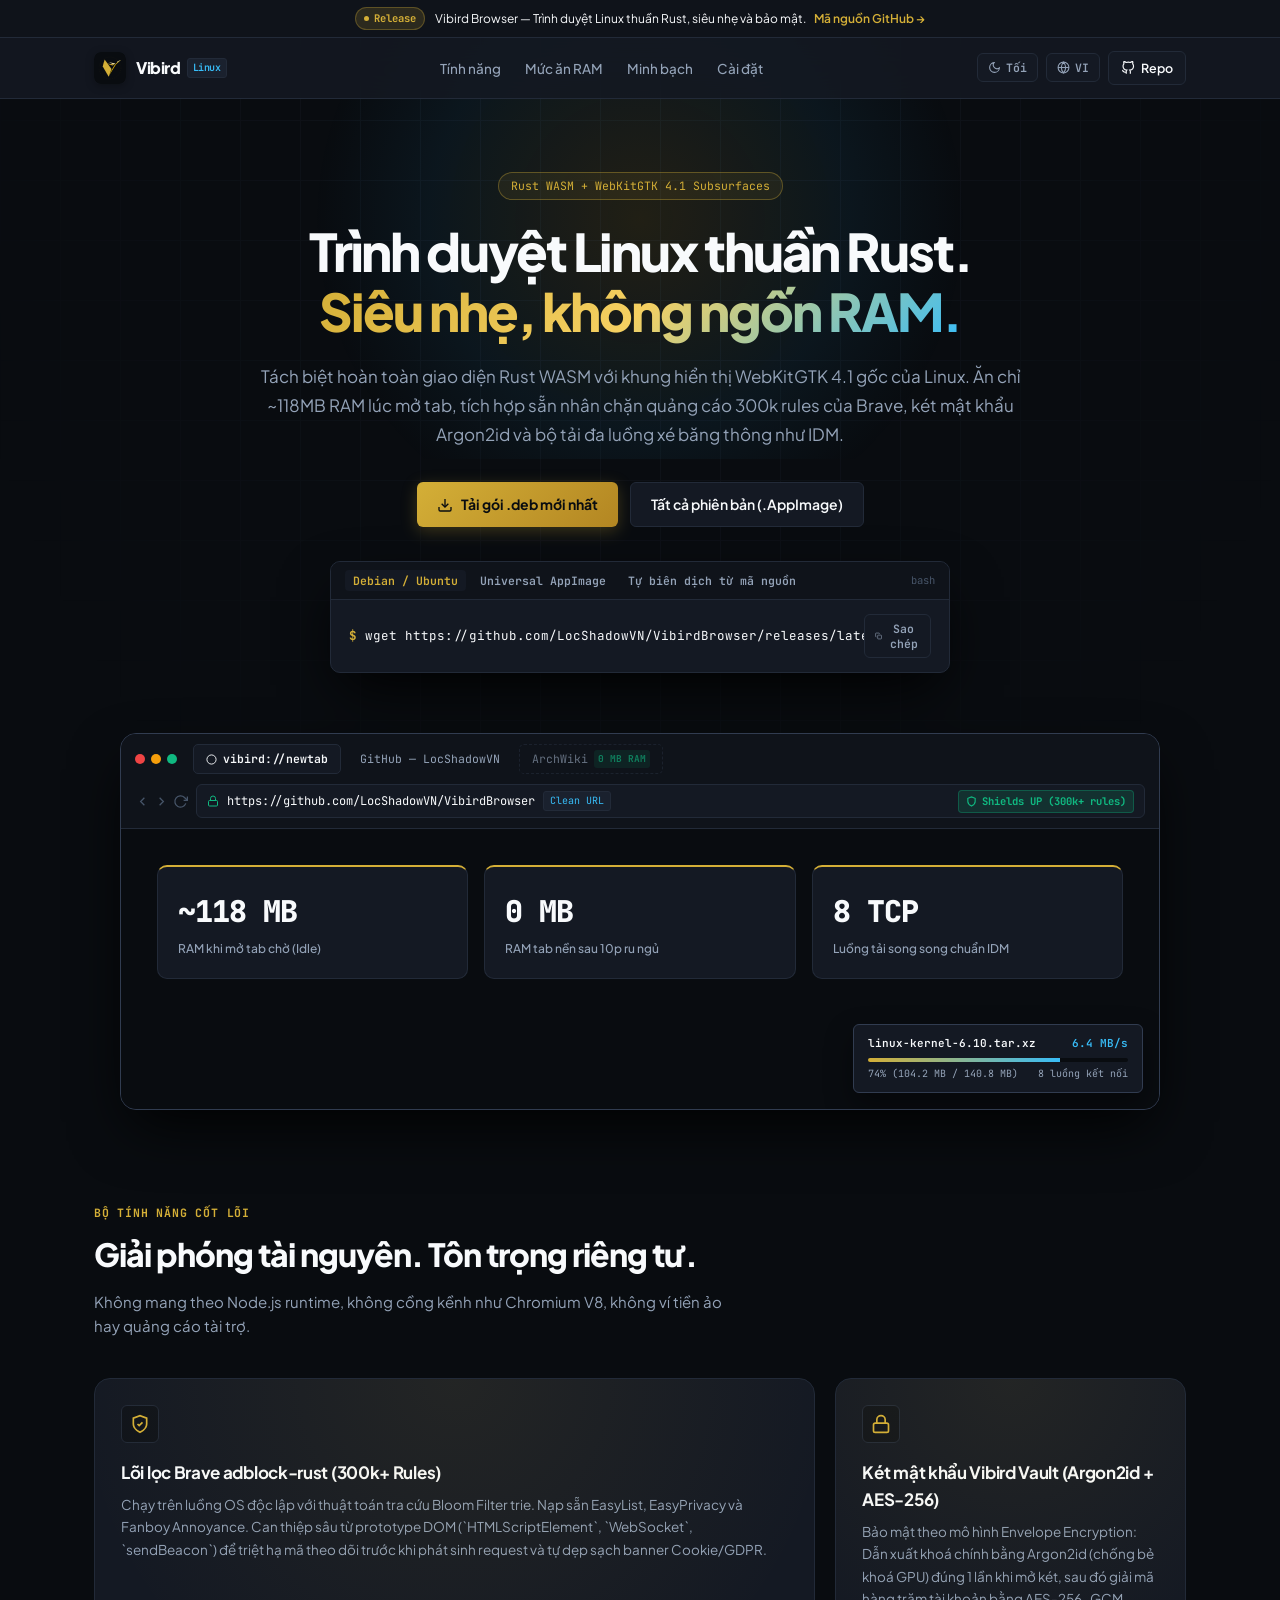
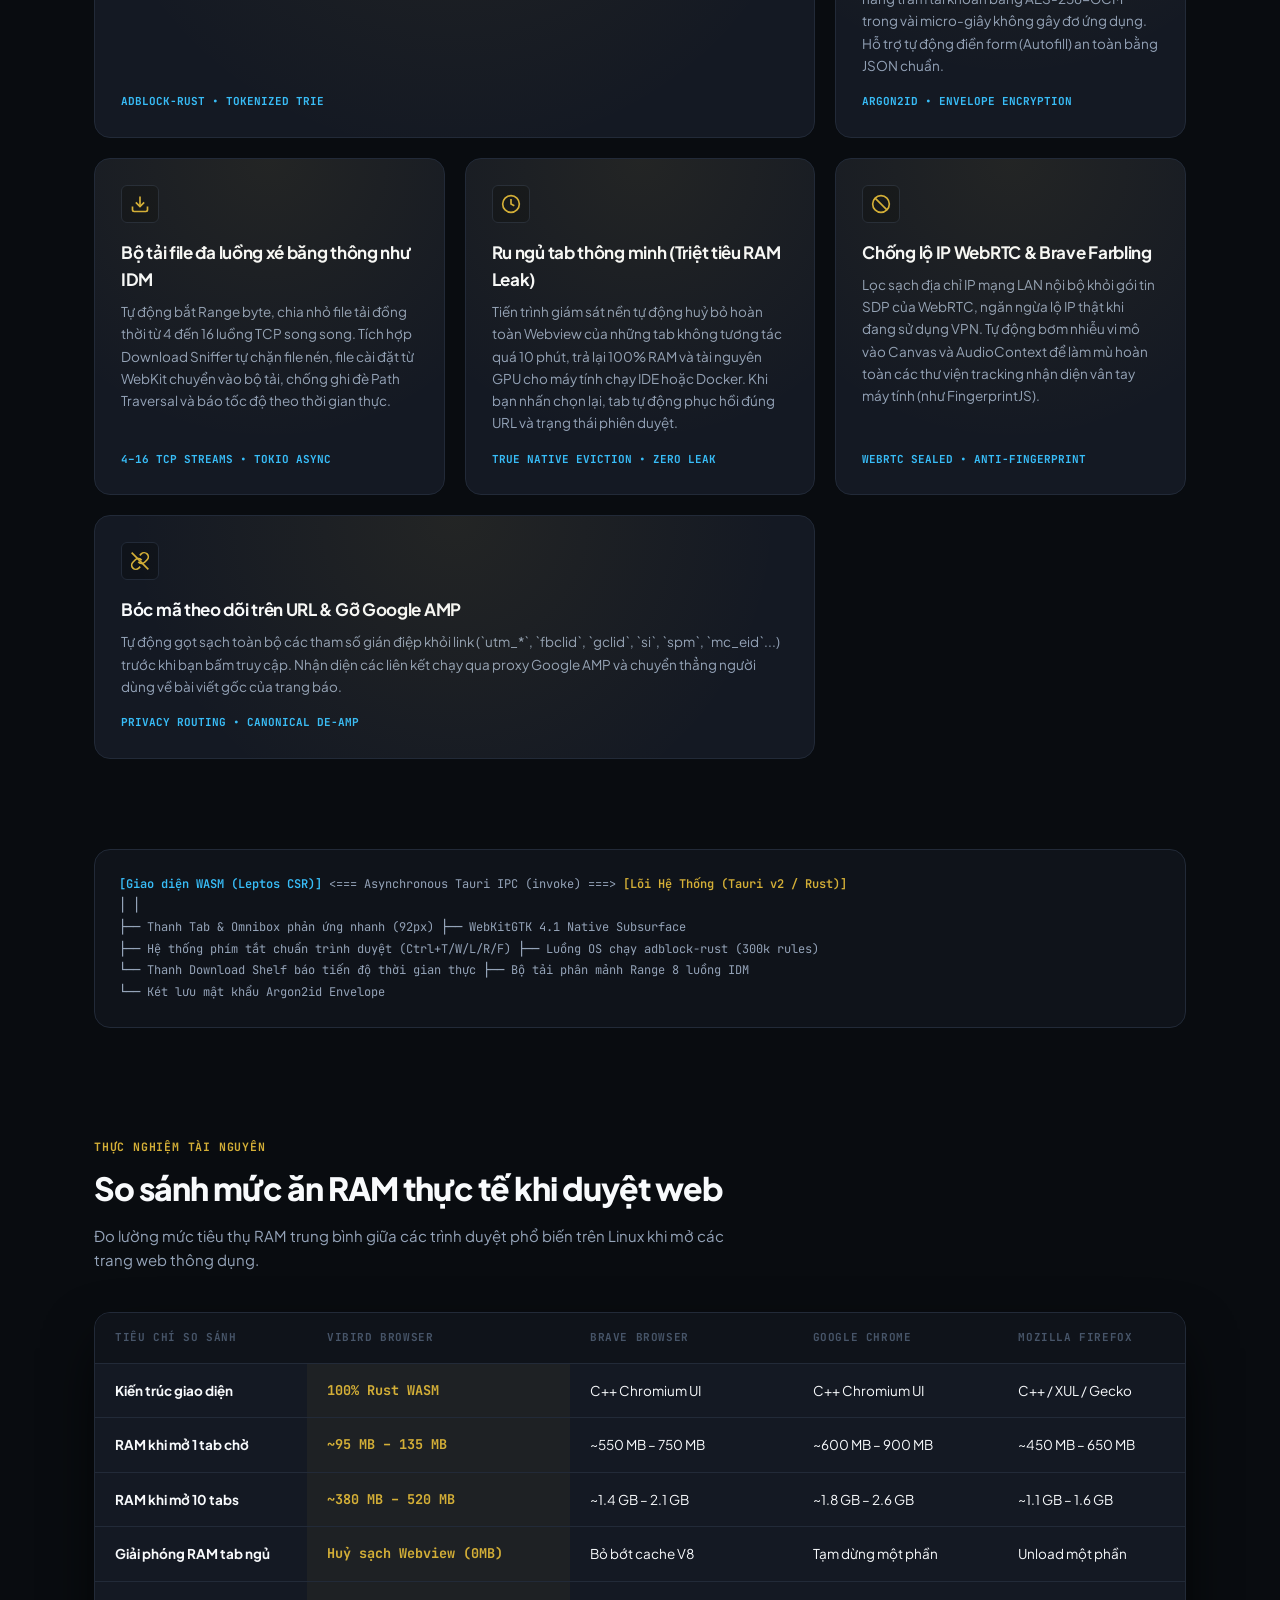
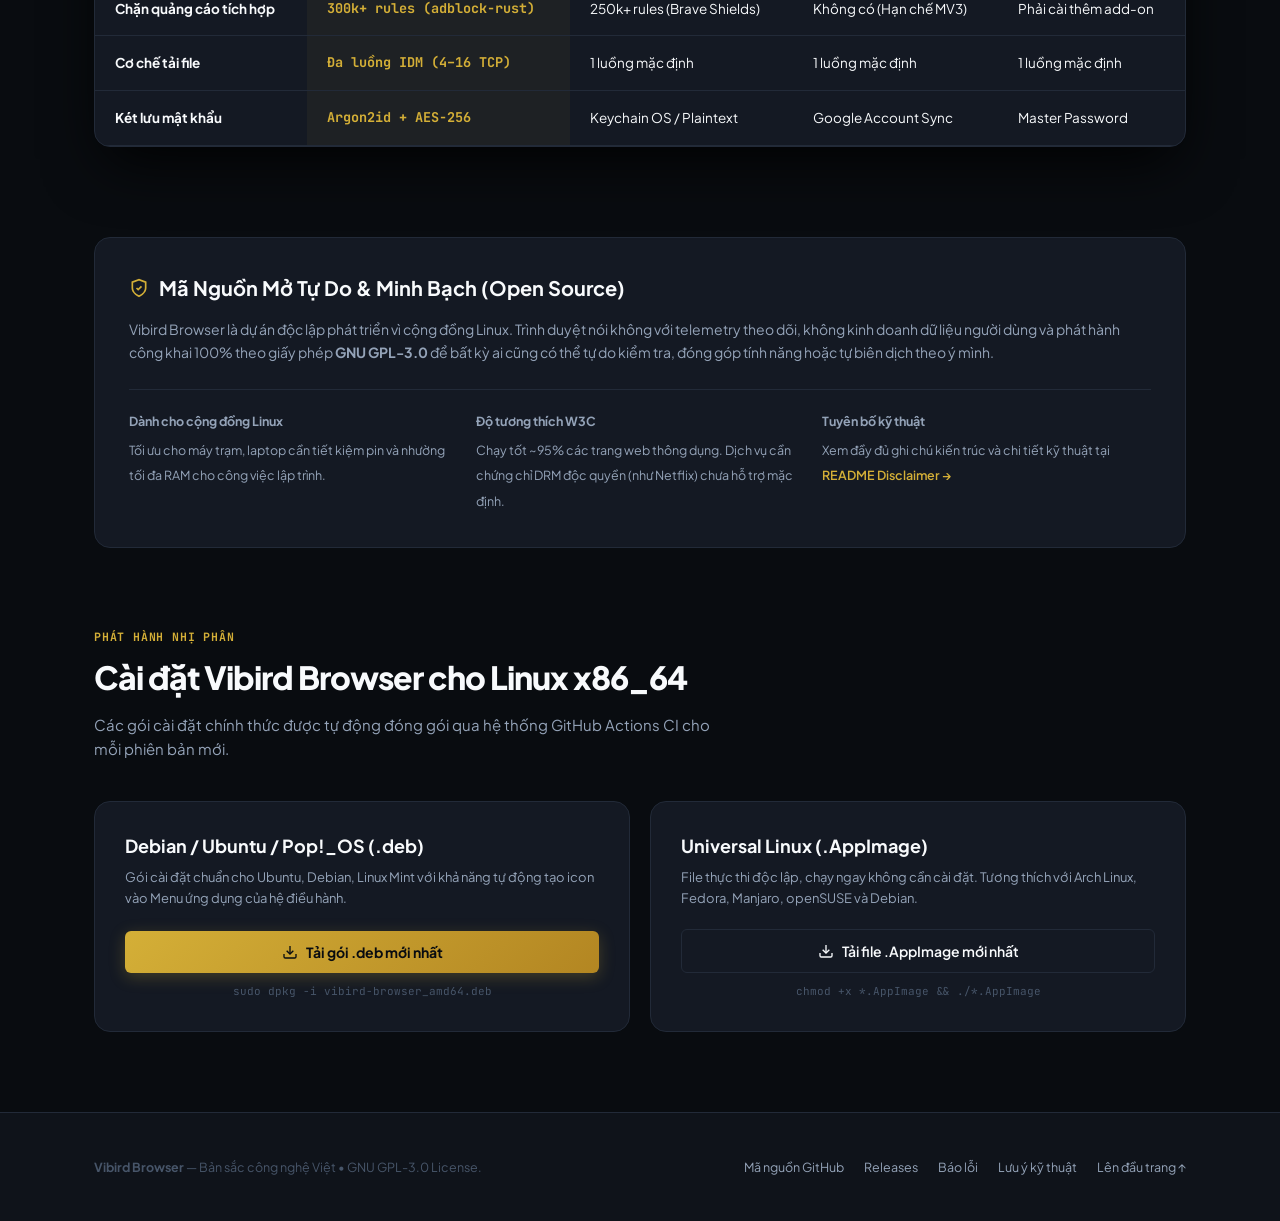
<file: docs/index.html>
<!DOCTYPE html>
<html lang="vi" data-theme="dark" data-lang="vi">
<head>
  <meta charset="UTF-8" />
  <meta name="viewport" content="width=device-width, initial-scale=1.0" />
  <title>Vibird Browser — Trình Duyệt Desktop Siêu Nhẹ Cho Linux</title>
  <meta name="description" content="Trình duyệt desktop Linux viết 100% bằng Rust và WebKitGTK 4.1 Native. Nhẹ máy, ăn chỉ ~118MB RAM, tích hợp sẵn nhân chặn quảng cáo Brave 300k rules, két mật khẩu Argon2id và tải đa luồng kiểu IDM." />

  <!-- Fonts: Plus Jakarta Sans & JetBrains Mono -->
  <link rel="preconnect" href="https://fonts.googleapis.com">
  <link rel="preconnect" href="https://fonts.gstatic.com" crossorigin>
  <link href="https://fonts.googleapis.com/css2?family=JetBrains+Mono:ital,wght@0,400;0,500;0,600;0,700;1,400&family=Plus+Jakarta+Sans:wght@300;400;500;600;700;800&display=swap" rel="stylesheet">

  <style>
    /* ==========================================================================
       DESIGN SYSTEM (HIGH-CRAFT DEVELOPER TOOL AESTHETIC)
       ========================================================================== */
    :root {
      --font-sans: 'Plus Jakarta Sans', -apple-system, BlinkMacSystemFont, 'Segoe UI', Roboto, sans-serif;
      --font-mono: 'JetBrains Mono', ui-monospace, monospace;

      --gold: #d4af37;
      --gold-bright: #e6b800;
      --cyan: #38bdf8;
      --emerald: #10b981;
      --danger: #ef4444;

      --radius-sm: 6px;
      --radius-md: 10px;
      --radius-lg: 16px;
    }

    html[data-theme="dark"] {
      --bg: #090c10;
      --bg-subtle: #0f131a;
      --surface: #141923;
      --surface-raised: #1a212e;
      --surface-hover: #20293a;
      --surface-glass: rgba(20, 25, 35, 0.85);

      --border: #222a38;
      --border-strong: #313c50;
      --border-accent: rgba(212, 175, 55, 0.35);

      --text: #f8fafc;
      --text-muted: #94a3b8;
      --text-faint: #475569;

      --shadow-ambient: 0 24px 60px -12px rgba(0, 0, 0, 0.95);
      --card-gradient: radial-gradient(circle at 50% 0%, rgba(212, 175, 55, 0.08), transparent 75%);
    }

    html[data-theme="light"] {
      --bg: #f8fafc;
      --bg-subtle: #f1f5f9;
      --surface: #ffffff;
      --surface-raised: #f8fafc;
      --surface-hover: #edf2f7;
      --surface-glass: rgba(255, 255, 255, 0.88);

      --border: #e2e8f0;
      --border-strong: #cbd5e1;
      --border-accent: rgba(212, 175, 55, 0.45);

      --text: #0f172a;
      --text-muted: #64748b;
      --text-faint: #94a3b8;

      --shadow-ambient: 0 20px 48px -10px rgba(15, 23, 42, 0.08);
      --card-gradient: radial-gradient(circle at 50% 0%, rgba(212, 175, 55, 0.05), transparent 75%);
    }

    html[data-lang="vi"] .lang-en { display: none !important; }
    html[data-lang="en"] .lang-vi { display: none !important; }

    *, *::before, *::after {
      box-sizing: border-box;
      margin: 0;
      padding: 0;
    }

    html {
      scroll-behavior: smooth;
      background-color: var(--bg);
    }

    body {
      background-color: var(--bg);
      color: var(--text);
      font-family: var(--font-sans);
      line-height: 1.6;
      -webkit-font-smoothing: antialiased;
      overflow-x: hidden;
      transition: background-color 0.25s ease, color 0.25s ease;
    }

    .container {
      max-width: 1140px;
      margin: 0 auto;
      padding: 0 24px;
      position: relative;
      z-index: 2;
    }

    .bg-grid {
      position: fixed;
      inset: 0;
      background-image: 
        linear-gradient(to right, var(--border) 1px, transparent 1px),
        linear-gradient(to bottom, var(--border) 1px, transparent 1px);
      background-size: 60px 60px;
      opacity: 0.25;
      pointer-events: none;
      z-index: 0;
      mask-image: radial-gradient(ellipse at 50% 0%, #000 30%, transparent 80%);
    }

    .hero-glow {
      position: absolute;
      top: -120px;
      left: 50%;
      transform: translateX(-50%);
      width: 800px;
      height: 480px;
      background: radial-gradient(circle, rgba(212, 175, 55, 0.12) 0%, rgba(56, 189, 248, 0.06) 45%, transparent 70%);
      pointer-events: none;
      z-index: 1;
    }

    /* Top Announcement Bar */
    .top-announce {
      background: var(--bg-subtle);
      border-bottom: 1px solid var(--border);
      padding: 7px 16px;
      font-size: 12px;
      display: flex;
      justify-content: center;
      align-items: center;
      gap: 10px;
      position: sticky;
      top: 0;
      z-index: 100;
      backdrop-filter: blur(12px);
    }

    .badge-pill {
      display: inline-flex;
      align-items: center;
      gap: 5px;
      padding: 2px 8px;
      border-radius: 99px;
      background: rgba(212, 175, 55, 0.15);
      border: 1px solid rgba(212, 175, 55, 0.3);
      font-family: var(--font-mono);
      font-size: 10.5px;
      font-weight: 700;
      color: var(--gold);
    }

    .badge-dot {
      width: 5px;
      height: 5px;
      border-radius: 50%;
      background: var(--gold);
    }

    nav {
      position: sticky;
      top: 35px;
      z-index: 90;
      background: var(--surface-glass);
      backdrop-filter: blur(16px);
      border-bottom: 1px solid var(--border);
    }

    .nav-inner {
      display: flex;
      align-items: center;
      justify-content: space-between;
      height: 60px;
    }

    .brand-link {
      display: flex;
      align-items: center;
      gap: 10px;
      text-decoration: none;
      color: var(--text);
    }

    .brand-logo-frame {
      width: 32px;
      height: 32px;
      border-radius: var(--radius-sm);
      overflow: hidden;
      display: flex;
      align-items: center;
      justify-content: center;
      box-shadow: 0 2px 8px rgba(0, 0, 0, 0.3);
    }

    .brand-name {
      font-size: 16px;
      font-weight: 800;
      letter-spacing: -0.4px;
      display: flex;
      align-items: center;
      gap: 6px;
    }

    .brand-tag {
      font-size: 10px;
      font-family: var(--font-mono);
      padding: 1px 5px;
      border-radius: 3px;
      background: var(--surface-raised);
      color: var(--cyan);
      border: 1px solid var(--border);
      font-weight: 600;
    }

    .nav-menu {
      display: flex;
      gap: 24px;
      list-style: none;
    }
    .nav-menu a {
      color: var(--text-muted);
      text-decoration: none;
      font-size: 13.5px;
      font-weight: 500;
      transition: color 0.15s ease;
    }
    .nav-menu a:hover {
      color: var(--text);
    }

    .nav-tools {
      display: flex;
      align-items: center;
      gap: 8px;
    }

    .btn-tool {
      background: var(--surface);
      border: 1px solid var(--border);
      color: var(--text-muted);
      padding: 6px 10px;
      border-radius: var(--radius-sm);
      font-size: 11.5px;
      font-family: var(--font-mono);
      font-weight: 600;
      cursor: pointer;
      display: inline-flex;
      align-items: center;
      gap: 5px;
      transition: all 0.15s ease;
    }
    .btn-tool:hover {
      color: var(--text);
      border-color: var(--border-strong);
      background: var(--surface-hover);
    }

    .btn-gh {
      background: var(--surface);
      border: 1px solid var(--border);
      color: var(--text);
      text-decoration: none;
      padding: 6px 12px;
      border-radius: var(--radius-sm);
      font-size: 12.5px;
      font-weight: 600;
      display: inline-flex;
      align-items: center;
      gap: 6px;
      transition: all 0.15s ease;
    }
    .btn-gh:hover {
      background: var(--surface-hover);
      border-color: var(--border-strong);
    }

    /* Hero */
    .hero {
      padding: 72px 0 54px;
      text-align: center;
      position: relative;
    }

    .hero-eyebrow {
      display: inline-flex;
      align-items: center;
      gap: 8px;
      font-family: var(--font-mono);
      font-size: 11.5px;
      color: var(--gold);
      background: rgba(212, 175, 55, 0.08);
      border: 1px solid var(--border-accent);
      padding: 4px 12px;
      border-radius: 99px;
      margin-bottom: 22px;
    }

    h1.hero-h1 {
      font-size: 52px;
      font-weight: 800;
      letter-spacing: -2px;
      line-height: 1.15;
      margin-bottom: 20px;
      max-width: 880px;
      margin-left: auto;
      margin-right: auto;
    }

    .text-gradient {
      background: linear-gradient(135deg, #d4af37 0%, #f5d061 50%, #38bdf8 100%);
      -webkit-background-clip: text;
      -webkit-text-fill-color: transparent;
    }

    .hero-lead {
      font-size: 17px;
      color: var(--text-muted);
      max-width: 760px;
      margin: 0 auto 34px;
      line-height: 1.7;
    }

    .hero-buttons {
      display: flex;
      justify-content: center;
      flex-wrap: wrap;
      gap: 12px;
      margin-bottom: 34px;
    }

    .btn-main {
      background: linear-gradient(135deg, #d4af37 0%, #b38622 100%);
      color: #090c10;
      padding: 10px 20px;
      border-radius: var(--radius-sm);
      font-size: 14px;
      font-weight: 700;
      text-decoration: none;
      display: inline-flex;
      align-items: center;
      gap: 8px;
      box-shadow: 0 4px 16px rgba(212, 175, 55, 0.25);
      transition: all 0.2s cubic-bezier(0.16, 1, 0.3, 1);
    }
    .btn-main:hover {
      transform: translateY(-2px);
      box-shadow: 0 8px 24px rgba(212, 175, 55, 0.4);
    }

    .btn-sec {
      background: var(--surface);
      border: 1px solid var(--border);
      color: var(--text);
      padding: 10px 20px;
      border-radius: var(--radius-sm);
      font-size: 14px;
      font-weight: 600;
      text-decoration: none;
      display: inline-flex;
      align-items: center;
      gap: 8px;
      transition: all 0.2s ease;
    }
    .btn-sec:hover {
      background: var(--surface-hover);
      border-color: var(--border-strong);
      transform: translateY(-1px);
    }

    /* CLI Box */
    .cli-box {
      max-width: 620px;
      margin: 0 auto 60px;
      background: var(--surface);
      border: 1px solid var(--border);
      border-radius: var(--radius-md);
      overflow: hidden;
      box-shadow: var(--shadow-ambient);
      text-align: left;
    }

    .cli-bar {
      background: var(--bg-subtle);
      border-bottom: 1px solid var(--border);
      padding: 8px 14px;
      display: flex;
      justify-content: space-between;
      align-items: center;
    }

    .cli-tabs { display: flex; gap: 6px; }
    .cli-tab-btn {
      background: transparent;
      border: none;
      color: var(--text-muted);
      font-family: var(--font-mono);
      font-size: 11.5px;
      font-weight: 600;
      padding: 3px 8px;
      border-radius: 4px;
      cursor: pointer;
    }
    .cli-tab-btn.active {
      background: var(--surface);
      color: var(--gold);
    }

    .cli-content {
      padding: 14px 18px;
      display: flex;
      align-items: center;
      justify-content: space-between;
      font-family: var(--font-mono);
      font-size: 12.5px;
    }

    .cli-code {
      color: var(--text);
      white-space: nowrap;
      overflow-x: auto;
      padding-right: 10px;
    }
    .cli-code .prompt {
      color: var(--gold);
      margin-right: 8px;
      user-select: none;
      font-weight: 700;
    }

    /* Mockup */
    .specimen-wrap {
      max-width: 1040px;
      margin: 0 auto;
    }

    .browser-mockup {
      background: var(--surface);
      border: 1px solid var(--border-strong);
      border-radius: var(--radius-lg);
      overflow: hidden;
      box-shadow: var(--shadow-ambient);
      text-align: left;
    }

    .mockup-header {
      background: var(--bg-subtle);
      border-bottom: 1px solid var(--border);
      padding: 10px 14px;
    }

    .mockup-tabs {
      display: flex;
      align-items: center;
      gap: 6px;
      margin-bottom: 10px;
    }

    .window-controls {
      display: flex;
      gap: 6px;
      margin-right: 10px;
    }
    .ctrl-circle {
      width: 10px;
      height: 10px;
      border-radius: 50%;
    }
    .c-red { background: #ef4444; }
    .c-yellow { background: #f59e0b; }
    .c-green { background: #10b981; }

    .tab-item {
      background: transparent;
      border: 1px solid transparent;
      color: var(--text-muted);
      padding: 5px 12px;
      border-radius: 5px;
      font-size: 11.5px;
      font-family: var(--font-mono);
      display: flex;
      align-items: center;
      gap: 6px;
    }
    .tab-item.active {
      background: var(--surface);
      color: var(--text);
      border-color: var(--border);
      font-weight: 600;
    }
    .tab-item.snooze-demo {
      opacity: 0.65;
      border-style: dashed;
      border-color: var(--border);
    }
    .tab-badge-ram {
      font-size: 9.5px;
      padding: 1px 4px;
      border-radius: 3px;
      background: rgba(16, 185, 129, 0.15);
      color: var(--emerald);
      font-weight: 700;
    }

    .mockup-nav {
      display: flex;
      align-items: center;
      gap: 8px;
    }

    .mockup-arrows {
      display: flex;
      gap: 4px;
      color: var(--text-faint);
    }

    .mockup-omnibox {
      flex: 1;
      background: var(--surface);
      border: 1px solid var(--border);
      border-radius: var(--radius-sm);
      height: 34px;
      padding: 0 10px;
      display: flex;
      align-items: center;
      justify-content: space-between;
      font-family: var(--font-mono);
      font-size: 12px;
    }

    .clean-url-tag {
      font-size: 10px;
      background: var(--surface-raised);
      border: 1px solid var(--border);
      padding: 1px 6px;
      border-radius: 3px;
      color: var(--cyan);
    }

    .shield-badge-live {
      display: inline-flex;
      align-items: center;
      gap: 5px;
      background: rgba(16, 185, 129, 0.15);
      color: var(--emerald);
      border: 1px solid rgba(16, 185, 129, 0.3);
      padding: 2px 7px;
      border-radius: 4px;
      font-size: 10.5px;
      font-weight: 700;
    }

    .mockup-canvas {
      padding: 36px;
      background: var(--bg);
      position: relative;
      min-height: 280px;
    }

    .canvas-grid {
      display: grid;
      grid-template-columns: repeat(3, 1fr);
      gap: 16px;
    }

    .canvas-stat {
      background: var(--surface);
      border: 1px solid var(--border);
      border-radius: var(--radius-md);
      padding: 20px;
      border-top: 2px solid var(--gold);
    }
    .canvas-stat .val {
      font-family: var(--font-mono);
      font-size: 30px;
      font-weight: 800;
      color: var(--text);
      letter-spacing: -1px;
    }
    .canvas-stat .lbl {
      font-size: 12px;
      color: var(--text-muted);
      margin-top: 4px;
      font-weight: 500;
    }

    .mockup-shelf {
      position: absolute;
      bottom: 16px;
      right: 16px;
      width: 290px;
      background: var(--surface);
      border: 1px solid var(--border-strong);
      border-radius: var(--radius-sm);
      padding: 10px 14px;
      box-shadow: 0 12px 28px rgba(0, 0, 0, 0.4);
      font-family: var(--font-mono);
      font-size: 11px;
    }
    .shelf-top {
      display: flex;
      justify-content: space-between;
      margin-bottom: 6px;
      color: var(--text);
      font-weight: 600;
    }
    .shelf-bar {
      height: 4px;
      width: 100%;
      background: var(--bg);
      border-radius: 2px;
      overflow: hidden;
      margin-bottom: 4px;
    }
    .shelf-fill {
      width: 74%;
      height: 100%;
      background: linear-gradient(90deg, var(--gold), var(--cyan));
    }
    .shelf-sub {
      display: flex;
      justify-content: space-between;
      font-size: 10px;
      color: var(--text-muted);
    }

    /* ==========================================================================
       6-CARD BENTO GRID
       ========================================================================== */
    .section-head { margin-bottom: 40px; }
    .eyebrow {
      font-family: var(--font-mono);
      font-size: 11.5px;
      text-transform: uppercase;
      letter-spacing: 0.8px;
      color: var(--gold);
      font-weight: 700;
      margin-bottom: 6px;
    }
    .heading-lg {
      font-size: 32px;
      font-weight: 800;
      letter-spacing: -1px;
      margin-bottom: 10px;
    }
    .desc-lead {
      color: var(--text-muted);
      font-size: 15px;
      max-width: 640px;
    }

    .bento-grid {
      display: grid;
      grid-template-columns: repeat(3, 1fr);
      gap: 20px;
      margin-bottom: 90px;
    }

    .bento-card {
      background: var(--surface);
      border: 1px solid var(--border);
      border-radius: var(--radius-lg);
      padding: 26px;
      position: relative;
      overflow: hidden;
      display: flex;
      flex-direction: column;
      justify-content: space-between;
      transition: all 0.2s ease;
    }
    .bento-card::before {
      content: '';
      position: absolute;
      inset: 0;
      background: var(--card-gradient);
      pointer-events: none;
    }
    .bento-card:hover {
      border-color: var(--border-strong);
      transform: translateY(-2px);
    }
    .bento-card.span-2 { grid-column: span 2; }

    .bento-icon {
      width: 38px;
      height: 38px;
      border-radius: var(--radius-sm);
      background: var(--bg-subtle);
      border: 1px solid var(--border);
      display: flex;
      align-items: center;
      justify-content: center;
      color: var(--gold);
      margin-bottom: 16px;
    }

    .bento-card h3 {
      font-size: 17px;
      font-weight: 700;
      letter-spacing: -0.3px;
      margin-bottom: 8px;
    }
    .bento-card p {
      font-size: 13.5px;
      color: var(--text-muted);
      line-height: 1.65;
    }
    .bento-meta {
      font-family: var(--font-mono);
      font-size: 11px;
      font-weight: 700;
      color: var(--cyan);
      text-transform: uppercase;
      margin-top: 16px;
    }

    /* Architecture Visual Diagram */
    .arch-diagram {
      background: var(--bg-subtle);
      border: 1px solid var(--border);
      border-radius: var(--radius-lg);
      padding: 24px;
      margin-bottom: 90px;
      font-family: var(--font-mono);
      font-size: 12px;
      color: var(--text-muted);
      overflow-x: auto;
      line-height: 1.8;
    }
    .arch-diagram .hl { color: var(--cyan); font-weight: 600; }
    .arch-diagram .hl-gold { color: var(--gold); font-weight: 600; }

    /* Benchmarks */
    .table-card {
      background: var(--surface);
      border: 1px solid var(--border);
      border-radius: var(--radius-lg);
      overflow: hidden;
      box-shadow: var(--shadow-ambient);
      margin-bottom: 90px;
    }

    table.bench-tbl {
      width: 100%;
      border-collapse: collapse;
      text-align: left;
      font-size: 13.5px;
    }

    table.bench-tbl th, table.bench-tbl td {
      padding: 16px 20px;
      border-bottom: 1px solid var(--border);
    }

    table.bench-tbl th {
      background: var(--bg-subtle);
      font-family: var(--font-mono);
      font-size: 11px;
      text-transform: uppercase;
      letter-spacing: 0.6px;
      color: var(--text-faint);
    }

    .col-highlight {
      background: rgba(212, 175, 55, 0.05);
      color: var(--gold);
      font-family: var(--font-mono);
      font-weight: 700;
    }

    /* Transparency */
    .transparency-box {
      background: var(--surface);
      border: 1px solid var(--border);
      border-radius: var(--radius-lg);
      padding: 34px;
      margin-bottom: 80px;
    }

    .trans-head {
      display: flex;
      align-items: center;
      gap: 10px;
      margin-bottom: 14px;
    }
    .trans-head h3 {
      font-size: 20px;
      font-weight: 700;
    }

    .trans-body {
      font-size: 14px;
      color: var(--text-muted);
      line-height: 1.7;
      margin-bottom: 24px;
    }

    .trans-grid {
      display: grid;
      grid-template-columns: repeat(3, 1fr);
      gap: 18px;
      padding-top: 20px;
      border-top: 1px solid var(--border);
    }

    .trans-item strong {
      display: block;
      color: var(--text);
      font-size: 13.5px;
      margin-bottom: 4px;
    }
    .trans-item span {
      font-size: 12.5px;
      color: var(--text-muted);
      line-height: 1.6;
    }

    /* Downloads */
    .downloads-grid {
      display: grid;
      grid-template-columns: repeat(2, 1fr);
      gap: 20px;
      margin-bottom: 80px;
    }

    .dl-item {
      background: var(--surface);
      border: 1px solid var(--border);
      border-radius: var(--radius-lg);
      padding: 30px;
      display: flex;
      flex-direction: column;
      justify-content: space-between;
      transition: all 0.2s ease;
    }
    .dl-item:hover {
      border-color: var(--border-strong);
      transform: translateY(-2px);
    }
    .dl-item h4 {
      font-size: 18px;
      font-weight: 700;
      margin-bottom: 6px;
    }
    .dl-item p {
      color: var(--text-muted);
      font-size: 13px;
      margin-bottom: 20px;
    }

    /* Footer */
    footer {
      border-top: 1px solid var(--border);
      padding: 44px 0;
      background: var(--bg-subtle);
      font-size: 12.5px;
      color: var(--text-faint);
    }

    .footer-flex {
      display: flex;
      justify-content: space-between;
      align-items: center;
    }

    .footer-links {
      display: flex;
      gap: 20px;
    }
    .footer-links a {
      color: var(--text-muted);
      text-decoration: none;
    }
    .footer-links a:hover {
      color: var(--text);
    }

    @media (max-width: 900px) {
      h1.hero-h1 { font-size: 36px; }
      .bento-grid { grid-template-columns: 1fr; }
      .bento-card.span-2 { grid-column: span 1; }
      .downloads-grid, .canvas-grid, .trans-grid { grid-template-columns: 1fr; }
      .nav-menu { display: none; }
      .footer-flex { flex-direction: column; gap: 16px; text-align: center; }
    }
  </style>
</head>
<body>

  <div class="bg-grid"></div>

  <!-- Top Bar with Live Tag -->
  <div class="top-announce">
    <div class="badge-pill">
      <span class="badge-dot"></span>
      <span class="tag-version">Release</span>
    </div>
    <span class="lang-vi">
      Vibird Browser — Trình duyệt Linux thuần Rust, siêu nhẹ và bảo mật.
      <a href="https://github.com/LocShadowVN/VibirdBrowser" target="_blank" style="color:var(--gold); font-weight:600; text-decoration:none; margin-left:6px;">Mã nguồn GitHub &rarr;</a>
    </span>
    <span class="lang-en">
      Vibird Browser — Ultra-lean, memory-safe desktop browser for Linux.
      <a href="https://github.com/LocShadowVN/VibirdBrowser" target="_blank" style="color:var(--gold); font-weight:600; text-decoration:none; margin-left:6px;">Source on GitHub &rarr;</a>
    </span>
  </div>

  <!-- Navbar -->
  <nav>
    <div class="container nav-inner">
      <a href="#" class="brand-link">
        <div class="brand-logo-frame">
          <!-- Logo Chiseled Chim Lạc -->
          <svg xmlns="http://www.w3.org/2000/svg" viewBox="0 0 512 512" width="32" height="32">
            <rect width="512" height="512" rx="116" fill="#090C10"/>
            <circle cx="256" cy="256" r="176" fill="none" stroke="#D4AF37" stroke-width="3" opacity="0.2" stroke-dasharray="16, 16"/>
            <polygon points="210,310 145,210 160,150 240,240" fill="#996515" opacity="0.6"/>
            <polygon points="235,395 140,230 170,120 280,270" fill="#D4AF37"/>
            <path d="M 235 395 C 270 330, 310 260, 350 200 L 435 125 L 365 170 C 335 195, 305 240, 275 305 Z" fill="#E6B800"/>
            <polygon points="435,125 365,170 375,150" fill="#FFF2B2"/>
            <polygon points="345,185 240,165 315,198" fill="#F3E5AB"/>
            <polygon points="330,200 205,185 295,215" fill="#D4AF37"/>
          </svg>
        </div>
        <div class="brand-name">
          <span>Vibird</span>
          <span class="brand-tag">Linux</span>
        </div>
      </a>

      <ul class="nav-menu">
        <li><a href="#features"><span class="lang-vi">Tính năng</span><span class="lang-en">Features</span></a></li>
        <li><a href="#benchmarks"><span class="lang-vi">Mức ăn RAM</span><span class="lang-en">Memory Test</span></a></li>
        <li><a href="#transparency"><span class="lang-vi">Minh bạch</span><span class="lang-en">Open Source</span></a></li>
        <li><a href="#downloads"><span class="lang-vi">Cài đặt</span><span class="lang-en">Downloads</span></a></li>
      </ul>

      <div class="nav-tools">
        <button class="btn-tool" id="btn-theme" title="Theme">
          <svg id="moon-ico" viewBox="0 0 24 24" width="13" height="13" stroke="currentColor" stroke-width="2" fill="none"><path d="M21 12.79A9 9 0 1 1 11.21 3 7 7 0 0 0 21 12.79z"></path></svg>
          <svg id="sun-ico" style="display:none;" viewBox="0 0 24 24" width="13" height="13" stroke="currentColor" stroke-width="2" fill="none"><circle cx="12" cy="12" r="5"></circle><line x1="12" y1="1" x2="12" y2="3"></line><line x1="12" y1="21" x2="12" y2="23"></line><line x1="4.22" y1="4.22" x2="5.64" y2="5.64"></line><line x1="18.36" y1="18.36" x2="19.78" y2="19.78"></line><line x1="1" y1="12" x2="3" y2="12"></line><line x1="21" y1="12" x2="23" y2="12"></line><line x1="4.22" y1="19.78" x2="5.64" y2="18.36"></line><line x1="18.36" y1="5.64" x2="19.78" y2="4.22"></line></svg>
          <span id="theme-lbl"><span class="lang-vi">Tối</span><span class="lang-en">Dark</span></span>
        </button>

        <button class="btn-tool" id="btn-lang" title="Language">
          <svg viewBox="0 0 24 24" width="13" height="13" stroke="currentColor" stroke-width="2" fill="none"><circle cx="12" cy="12" r="10"></circle><line x1="2" y1="12" x2="22" y2="12"></line><path d="M12 2a15.3 15.3 0 0 1 4 10 15.3 15.3 0 0 1-4 10 15.3 15.3 0 0 1-4-10 15.3 15.3 0 0 1 4-10z"></path></svg>
          <span id="lang-lbl">VI</span>
        </button>

        <a href="https://github.com/LocShadowVN/VibirdBrowser" target="_blank" class="btn-gh">
          <svg viewBox="0 0 24 24" width="14" height="14" stroke="currentColor" stroke-width="2" fill="none"><path d="M9 19c-5 1.5-5-2.5-7-3m14 6v-3.87a3.37 3.37 0 0 0-.94-2.61c3.14-.35 6.44-1.54 6.44-7A5.44 5.44 0 0 0 20 4.77 5.07 5.07 0 0 0 19.91 1S18.73.65 16 2.48a13.38 13.38 0 0 0-7 0C6.27.65 5.09 1 5.09 1A5.07 5.07 0 0 0 5 4.77a5.44 5.44 0 0 0-1.5 3.78c0 5.42 3.3 6.61 6.44 7A3.37 3.37 0 0 0 9 18.13V22"></path></svg>
          <span>Repo</span>
        </a>
      </div>
    </div>
  </nav>

  <!-- Hero Section -->
  <section class="hero">
    <div class="hero-glow"></div>
    <div class="container">
      <div class="hero-eyebrow">
        <span>Rust WASM + WebKitGTK 4.1 Subsurfaces</span>
      </div>

      <h1 class="hero-h1">
        <span class="lang-vi">Trình duyệt Linux thuần Rust.<br /><span class="text-gradient">Siêu nhẹ, không ngốn RAM.</span></span>
        <span class="lang-en">A lean, memory-safe browser<br /><span class="text-gradient">for Linux workstations.</span></span>
      </h1>

      <p class="hero-lead">
        <span class="lang-vi">
          Tách biệt hoàn toàn giao diện Rust WASM với khung hiển thị WebKitGTK 4.1 gốc của Linux. Ăn chỉ ~118MB RAM lúc mở tab, tích hợp sẵn nhân chặn quảng cáo 300k rules của Brave, két mật khẩu Argon2id và bộ tải đa luồng xé băng thông như IDM.
        </span>
        <span class="lang-en">
          Decoupled Rust WebAssembly chrome with native WebKitGTK 4.1 subsurfaces. Sub-140MB idle footprint, 300,000+ Brave adblock rules, Argon2id vault, and IDM-grade chunked downloader.
        </span>
      </p>

      <div class="hero-buttons">
        <a href="https://github.com/LocShadowVN/VibirdBrowser/releases/latest/download/vibird-browser_amd64.deb" class="btn-main">
          <svg viewBox="0 0 24 24" width="16" height="16" stroke="currentColor" stroke-width="2" fill="none"><path d="M21 15v4a2 2 0 0 1-2 2H5a2 2 0 0 1-2-2v-4"></path><polyline points="7 10 12 15 17 10"></polyline><line x1="12" y1="15" x2="12" y2="3"></line></svg>
          <span class="lang-vi">Tải gói .deb mới nhất</span>
          <span class="lang-en">Download Latest .deb</span>
        </a>
        <a href="#downloads" class="btn-sec">
          <span class="lang-vi">Tất cả phiên bản (.AppImage)</span>
          <span class="lang-en">All Package Formats</span>
        </a>
      </div>

      <!-- Quick CLI Box -->
      <div class="cli-box">
        <div class="cli-bar">
          <div class="cli-tabs">
            <button class="cli-tab-btn active" onclick="switchCliTab(this, 'deb')">Debian / Ubuntu</button>
            <button class="cli-tab-btn" onclick="switchCliTab(this, 'appimage')">Universal AppImage</button>
            <button class="cli-tab-btn" onclick="switchCliTab(this, 'cargo')">
              <span class="lang-vi">Tự biên dịch từ mã nguồn</span>
              <span class="lang-en">Build from Source</span>
            </button>
          </div>
          <span style="font-size:10.5px; color:var(--text-faint); font-family:var(--font-mono);">bash</span>
        </div>
        <div class="cli-content">
          <div class="cli-code" id="cli-cmd">
            <span class="prompt">$</span>wget https://github.com/LocShadowVN/VibirdBrowser/releases/latest/download/vibird-browser_amd64.deb && sudo dpkg -i vibird-browser_amd64.deb
          </div>
          <button class="btn-tool" onclick="copyCli(this)">
            <svg viewBox="0 0 24 24" width="12" height="12" stroke="currentColor" stroke-width="2" fill="none"><rect x="9" y="9" width="13" height="13" rx="2" ry="2"></rect><path d="M5 15H4a2 2 0 0 1-2-2V4a2 2 0 0 1 2-2h9a2 2 0 0 1 2 2v1"></path></svg>
            <span class="copy-txt"><span class="lang-vi">Sao chép</span><span class="lang-en">Copy</span></span>
          </button>
        </div>
      </div>

      <!-- Mockup Specimen -->
      <div class="specimen-wrap">
        <div class="browser-mockup">
          <div class="mockup-header">
            <div class="mockup-tabs">
              <div class="window-controls">
                <span class="ctrl-circle c-red"></span>
                <span class="ctrl-circle c-yellow"></span>
                <span class="ctrl-circle c-green"></span>
              </div>
              <div class="tab-item active">
                <svg viewBox="0 0 24 24" width="11" height="11" stroke="currentColor" stroke-width="2" fill="none"><circle cx="12" cy="12" r="10"></circle></svg>
                <span>vibird://newtab</span>
              </div>
              <div class="tab-item">
                <span>GitHub — LocShadowVN</span>
              </div>
              <div class="tab-item snooze-demo">
                <span>ArchWiki</span>
                <span class="tab-badge-ram">0 MB RAM</span>
              </div>
            </div>

            <div class="mockup-nav">
              <div class="mockup-arrows">
                <svg viewBox="0 0 24 24" width="15" height="15" stroke="currentColor" stroke-width="2" fill="none"><polyline points="15 18 9 12 15 6"></polyline></svg>
                <svg viewBox="0 0 24 24" width="15" height="15" stroke="currentColor" stroke-width="2" fill="none"><polyline points="9 18 15 12 9 6"></polyline></svg>
                <svg viewBox="0 0 24 24" width="15" height="15" stroke="currentColor" stroke-width="2" fill="none"><polyline points="23 4 23 10 17 10"></polyline><path d="M20.49 15a9 9 0 1 1-2.12-9.36L23 10"></path></svg>
              </div>

              <div class="mockup-omnibox">
                <div style="display:flex; align-items:center; gap:8px;">
                  <svg viewBox="0 0 24 24" width="12" height="12" stroke="var(--emerald)" stroke-width="2" fill="none"><rect x="3" y="11" width="18" height="11" rx="2" ry="2"></rect><path d="M7 11V7a5 5 0 0 1 10 0v4"></path></svg>
                  <span>https://github.com/LocShadowVN/VibirdBrowser</span>
                  <span class="clean-url-tag">Clean URL</span>
                </div>
                <div class="shield-badge-live">
                  <svg viewBox="0 0 24 24" width="11" height="11" stroke="currentColor" stroke-width="2.5" fill="none"><path d="M12 22s8-4 8-10V5l-8-3-8 3v7c0 6 8 10 8 10z"></path></svg>
                  <span>Shields UP (300k+ rules)</span>
                </div>
              </div>
            </div>
          </div>

          <div class="mockup-canvas">
            <div class="canvas-grid">
              <div class="canvas-stat">
                <div class="val">~118 MB</div>
                <div class="lbl">
                  <span class="lang-vi">RAM khi mở tab chờ (Idle)</span>
                  <span class="lang-en">Idle Tab Memory Footprint</span>
                </div>
              </div>
              <div class="canvas-stat">
                <div class="val">0 MB</div>
                <div class="lbl">
                  <span class="lang-vi">RAM tab nền sau 10p ru ngủ</span>
                  <span class="lang-en">Background Tab Memory after Eviction</span>
                </div>
              </div>
              <div class="canvas-stat">
                <div class="val">8 TCP</div>
                <div class="lbl">
                  <span class="lang-vi">Luồng tải song song chuẩn IDM</span>
                  <span class="lang-en">Multi-Stream Download Threads</span>
                </div>
              </div>
            </div>

            <div class="mockup-shelf">
              <div class="shelf-top">
                <span>linux-kernel-6.10.tar.xz</span>
                <span style="color:var(--cyan)">6.4 MB/s</span>
              </div>
              <div class="shelf-bar">
                <div class="shelf-fill"></div>
              </div>
              <div class="shelf-sub">
                <span>74% (104.2 MB / 140.8 MB)</span>
                <span>
                  <span class="lang-vi">8 luồng kết nối</span>
                  <span class="lang-en">8 connections</span>
                </span>
              </div>
            </div>
          </div>
        </div>
      </div>
    </div>
  </section>

  <!-- 5. 6-Card Full Bento Grid -->
  <section class="container" id="features" style="padding-top:40px;">
    <div class="section-head">
      <div class="eyebrow">
        <span class="lang-vi">Bộ tính năng cốt lõi</span>
        <span class="lang-en">Core Technical Subsystems</span>
      </div>
      <h2 class="heading-lg">
        <span class="lang-vi">Giải phóng tài nguyên. Tôn trọng riêng tư.</span>
        <span class="lang-en">Hardened Privacy & Radical Efficiency.</span>
      </h2>
      <p class="desc-lead">
        <span class="lang-vi">Không mang theo Node.js runtime, không cồng kềnh như Chromium V8, không ví tiền ảo hay quảng cáo tài trợ.</span>
        <span class="lang-en">Zero bundled Node.js runtimes, zero V8 engine bloatware, and no commercial crypto ecosystem upsells.</span>
      </p>
    </div>

    <div class="bento-grid">
      <!-- 1. Brave adblock-rust (Span 2) -->
      <div class="bento-card span-2">
        <div>
          <div class="bento-icon">
            <svg viewBox="0 0 24 24" width="20" height="20" stroke="currentColor" stroke-width="2" fill="none"><path d="M12 22s8-4 8-10V5l-8-3-8 3v7c0 6 8 10 8 10z"></path><path d="m9 12 2 2 4-4"></path></svg>
          </div>
          <h3>
            <span class="lang-vi">Lõi lọc Brave adblock-rust (300k+ Rules)</span>
            <span class="lang-en">Brave adblock-rust Core (300k+ Rules)</span>
          </h3>
          <p>
            <span class="lang-vi">
              Chạy trên luồng OS độc lập với thuật toán tra cứu Bloom Filter trie. Nạp sẵn EasyList, EasyPrivacy và Fanboy Annoyance. Can thiệp sâu từ prototype DOM (`HTMLScriptElement`, `WebSocket`, `sendBeacon`) để triệt hạ mã theo dõi trước khi phát sinh request và tự dẹp sạch banner Cookie/GDPR.
            </span>
            <span class="lang-en">
              Runs on an isolated OS worker thread hosting Brave Software's official engine. Precompiled with EasyList, EasyPrivacy, and Fanboy's Annoyance. Deep prototype hooks intercept trackers before network dispatches, automatically defusing cookie walls.
            </span>
          </p>
        </div>
        <div class="bento-meta">adblock-rust • Tokenized Trie</div>
      </div>

      <!-- 2. Vibird Vault (Argon2id + AES-256) -->
      <div class="bento-card">
        <div>
          <div class="bento-icon">
            <svg viewBox="0 0 24 24" width="20" height="20" stroke="currentColor" stroke-width="2" fill="none"><rect x="3" y="11" width="18" height="11" rx="2" ry="2"></rect><path d="M7 11V7a5 5 0 0 1 10 0v4"></path></svg>
          </div>
          <h3>
            <span class="lang-vi">Két mật khẩu Vibird Vault (Argon2id + AES-256)</span>
            <span class="lang-en">Vibird Vault (Argon2id + AES-256-GCM)</span>
          </h3>
          <p>
            <span class="lang-vi">
              Bảo mật theo mô hình Envelope Encryption: Dẫn xuất khoá chính bằng Argon2id (chống bẻ khoá GPU) đúng 1 lần khi mở két, sau đó giải mã hàng trăm tài khoản bằng AES-256-GCM trong vài micro-giây không gây đơ ứng dụng. Hỗ trợ tự động điền form (Autofill) an toàn bằng JSON chuẩn.
            </span>
            <span class="lang-en">
              Envelope encryption architecture: Memory-hard Argon2id key derivation executes once upon unlock, enabling microsecond batch decryption via AES-256-GCM without UI lockup. Features 1-click DOM autofill injection using strict JSON serialization.
            </span>
          </p>
        </div>
        <div class="bento-meta">Argon2id • Envelope Encryption</div>
      </div>

      <!-- 3. IDM Downloader -->
      <div class="bento-card">
        <div>
          <div class="bento-icon">
            <svg viewBox="0 0 24 24" width="20" height="20" stroke="currentColor" stroke-width="2" fill="none"><path d="M21 15v4a2 2 0 0 1-2 2H5a2 2 0 0 1-2-2v-4"></path><polyline points="7 10 12 15 17 10"></polyline><line x1="12" y1="15" x2="12" y2="3"></line></svg>
          </div>
          <h3>
            <span class="lang-vi">Bộ tải file đa luồng xé băng thông như IDM</span>
            <span class="lang-en">IDM-Style Chunked Downloader</span>
          </h3>
          <p>
            <span class="lang-vi">
              Tự động bắt Range byte, chia nhỏ file tải đồng thời từ 4 đến 16 luồng TCP song song. Tích hợp Download Sniffer tự chặn file nén, file cài đặt từ WebKit chuyển vào bộ tải, chống ghi đè Path Traversal và báo tốc độ theo thời gian thực.
            </span>
            <span class="lang-en">
              Forks payloads across 4 to 16 concurrent TCP threads via HTTP Range. Intercepts binary links via native WebKit download listeners, featuring path-traversal sanitization and live speed telemetry.
            </span>
          </p>
        </div>
        <div class="bento-meta">4–16 TCP Streams • Tokio Async</div>
      </div>

      <!-- 4. Smart Memory Tab Snoozer -->
      <div class="bento-card">
        <div>
          <div class="bento-icon">
            <svg viewBox="0 0 24 24" width="20" height="20" stroke="currentColor" stroke-width="2" fill="none"><circle cx="12" cy="12" r="10"></circle><polyline points="12 6 12 12 16 14"></polyline></svg>
          </div>
          <h3>
            <span class="lang-vi">Ru ngủ tab thông minh (Triệt tiêu RAM Leak)</span>
            <span class="lang-en">Smart Tab Memory Eviction</span>
          </h3>
          <p>
            <span class="lang-vi">
              Tiến trình giám sát nền tự động huỷ bỏ hoàn toàn Webview của những tab không tương tác quá 10 phút, trả lại 100% RAM và tài nguyên GPU cho máy tính chạy IDE hoặc Docker. Khi bạn nhấn chọn lại, tab tự động phục hồi đúng URL và trạng thái phiên duyệt.
            </span>
            <span class="lang-en">
              Background supervisor cleanly destroys the underlying native WebKit webview for tabs idle over 10 minutes, returning 100% of GPU context and DOM memory to the OS. Tabs seamlessly re-instantiate on demand when clicked.
            </span>
          </p>
        </div>
        <div class="bento-meta">True Native Eviction • Zero Leak</div>
      </div>

      <!-- 5. WebRTC Leak Shield & Farbling -->
      <div class="bento-card">
        <div>
          <div class="bento-icon">
            <svg viewBox="0 0 24 24" width="20" height="20" stroke="currentColor" stroke-width="2" fill="none"><circle cx="12" cy="12" r="10"></circle><line x1="4.93" y1="4.93" x2="19.07" y2="19.07"></line></svg>
          </div>
          <h3>
            <span class="lang-vi">Chống lộ IP WebRTC & Brave Farbling</span>
            <span class="lang-en">WebRTC Leak Shield & Farbling</span>
          </h3>
          <p>
            <span class="lang-vi">
              Lọc sạch địa chỉ IP mạng LAN nội bộ khỏi gói tin SDP của WebRTC, ngăn ngừa lộ IP thật khi đang sử dụng VPN. Tự động bơm nhiễu vi mô vào Canvas và AudioContext để làm mù hoàn toàn các thư viện tracking nhận diện vân tay máy tính (như FingerprintJS).
            </span>
            <span class="lang-en">
              Purges local LAN IP candidates from WebRTC SDP negotiations to prevent IP leaks behind VPNs. Injects imperceptible micro-noise into Canvas and AudioBuffer buffers to defeat fingerprinting trackers.
            </span>
          </p>
        </div>
        <div class="bento-meta">WebRTC Sealed • Anti-Fingerprint</div>
      </div>

      <!-- 6. Clean URLs & De-AMP (Span 2) -->
      <div class="bento-card span-2">
        <div>
          <div class="bento-icon">
            <svg viewBox="0 0 24 24" width="20" height="20" stroke="currentColor" stroke-width="2" fill="none"><path d="M10 13a5 5 0 0 0 7.54.54l3-3a5 5 0 0 0-7.07-7.07l-1.72 1.71"></path><path d="M14 11a5 5 0 0 0-7.54-.54l-3 3a5 5 0 0 0 7.07 7.07l1.71-1.71"></path><line x1="2" y1="2" x2="22" y2="22"></line></svg>
          </div>
          <h3>
            <span class="lang-vi">Bóc mã theo dõi trên URL & Gỡ Google AMP</span>
            <span class="lang-en">Clean URLs & Direct De-AMP Engine</span>
          </h3>
          <p>
            <span class="lang-vi">
              Tự động gọt sạch toàn bộ các tham số gián điệp khỏi link (`utm_*`, `fbclid`, `gclid`, `si`, `spm`, `mc_eid`...) trước khi bạn bấm truy cập. Nhận diện các liên kết chạy qua proxy Google AMP và chuyển thẳng người dùng về bài viết gốc của trang báo.
            </span>
            <span class="lang-en">
              Strips hyper-tracking tokens (`utm_*`, `fbclid`, `gclid`, `si`, `spm`, `mc_eid`) prior to navigation and transparently redirects Google AMP cached pages back to their canonical origin servers.
            </span>
          </p>
        </div>
        <div class="bento-meta">Privacy Routing • Canonical De-AMP</div>
      </div>
    </div>

    <!-- Architecture Visual Flow Box (Song ngữ 100%) -->
    <div class="arch-diagram">
      <div>
        <span class="hl">
          <span class="lang-vi">[Giao diện WASM (Leptos CSR)]</span>
          <span class="lang-en">[Chrome UI (Leptos CSR WASM)]</span>
        </span> 
        &lt;=== Asynchronous Tauri IPC (invoke) ===&gt; 
        <span class="hl-gold">
          <span class="lang-vi">[Lõi Hệ Thống (Tauri v2 / Rust)]</span>
          <span class="lang-en">[System Core (Tauri v2 / Rust)]</span>
        </span>
      </div>
      <div>         │                                                                             │</div>
      <div>
        <span class="lang-vi">         ├── Thanh Tab & Omnibox phản ứng nhanh (92px)                                ├── WebKitGTK 4.1 Native Subsurface</span>
        <span class="lang-en">         ├── Reactive Tab Strip & Omnibox Bar (92px)                                  ├── WebKitGTK 4.1 Native Subsurface</span>
      </div>
      <div>
        <span class="lang-vi">         ├── Hệ thống phím tắt chuẩn trình duyệt (Ctrl+T/W/L/R/F)                      ├── Luồng OS chạy adblock-rust (300k rules)</span>
        <span class="lang-en">         ├── Standard Keyboard Muscle Shortcuts (Ctrl+T/W/L/R/F)                      ├── Dedicated OS adblock-rust Thread</span>
      </div>
      <div>
        <span class="lang-vi">         └── Thanh Download Shelf báo tiến độ thời gian thực                           ├── Bộ tải phân mảnh Range 8 luồng IDM</span>
        <span class="lang-en">         └── Real-time Telemetry Download Progress Shelf                               ├── 8-Stream Parallel Range Downloader</span>
      </div>
      <div>
        <span class="lang-vi">                                                                                       └── Két lưu mật khẩu Argon2id Envelope</span>
        <span class="lang-en">                                                                                       └── Argon2id Envelope Security Vault</span>
      </div>
    </div>
  </section>

  <!-- 6. Real-World Benchmarks -->
  <section class="container" id="benchmarks" style="padding-top:20px;">
    <div class="section-head">
      <div class="eyebrow">
        <span class="lang-vi">Thực nghiệm tài nguyên</span>
        <span class="lang-en">Resource Footprint</span>
      </div>
      <h2 class="heading-lg">
        <span class="lang-vi">So sánh mức ăn RAM thực tế khi duyệt web</span>
        <span class="lang-en">Real-world memory consumption across browsers</span>
      </h2>
      <p class="desc-lead">
        <span class="lang-vi">Đo lường mức tiêu thụ RAM trung bình giữa các trình duyệt phổ biến trên Linux khi mở các trang web thông dụng.</span>
        <span class="lang-en">Average RAM usage comparison across major desktop browsers on Linux under everyday browsing.</span>
      </p>
    </div>

    <div class="table-card">
      <table class="bench-tbl">
        <thead>
          <tr>
            <th><span class="lang-vi">Tiêu chí so sánh</span><span class="lang-en">Evaluation Parameter</span></th>
            <th>Vibird Browser</th>
            <th>Brave Browser</th>
            <th>Google Chrome</th>
            <th>Mozilla Firefox</th>
          </tr>
        </thead>
        <tbody>
          <tr>
            <td><strong><span class="lang-vi">Kiến trúc giao diện</span><span class="lang-en">UI Architecture</span></strong></td>
            <td class="col-highlight">100% Rust WASM</td>
            <td>C++ Chromium UI</td>
            <td>C++ Chromium UI</td>
            <td>C++ / XUL / Gecko</td>
          </tr>
          <tr>
            <td><strong><span class="lang-vi">RAM khi mở 1 tab chờ</span><span class="lang-en">Idle RAM (1 Tab)</span></strong></td>
            <td class="col-highlight">~95 MB – 135 MB</td>
            <td>~550 MB – 750 MB</td>
            <td>~600 MB – 900 MB</td>
            <td>~450 MB – 650 MB</td>
          </tr>
          <tr>
            <td><strong><span class="lang-vi">RAM khi mở 10 tabs</span><span class="lang-en">RAM Load (10 Tabs)</span></strong></td>
            <td class="col-highlight">~380 MB – 520 MB</td>
            <td>~1.4 GB – 2.1 GB</td>
            <td>~1.8 GB – 2.6 GB</td>
            <td>~1.1 GB – 1.6 GB</td>
          </tr>
          <tr>
            <td><strong><span class="lang-vi">Giải phóng RAM tab ngủ</span><span class="lang-en">Tab Memory Eviction</span></strong></td>
            <td class="col-highlight"><span class="lang-vi">Huỷ sạch Webview (0MB)</span><span class="lang-en">Complete Eviction (0MB)</span></td>
            <td>
              <span class="lang-vi">Bỏ bớt cache V8</span>
              <span class="lang-en">V8 Discard (Partial)</span>
            </td>
            <td>
              <span class="lang-vi">Tạm dừng một phần</span>
              <span class="lang-en">Memory Saver (Partial)</span>
            </td>
            <td>
              <span class="lang-vi">Unload một phần</span>
              <span class="lang-en">Tab Unload (Partial)</span>
            </td>
          </tr>
          <tr>
            <td><strong><span class="lang-vi">Chặn quảng cáo tích hợp</span><span class="lang-en">Adblock Engine</span></strong></td>
            <td class="col-highlight">300k+ rules (adblock-rust)</td>
            <td>250k+ rules (Brave Shields)</td>
            <td>
              <span class="lang-vi">Không có (Hạn chế MV3)</span>
              <span class="lang-en">None (MV3 Limits)</span>
            </td>
            <td>
              <span class="lang-vi">Phải cài thêm add-on</span>
              <span class="lang-en">Extension Required</span>
            </td>
          </tr>
          <tr>
            <td><strong><span class="lang-vi">Cơ chế tải file</span><span class="lang-en">Download Engine</span></strong></td>
            <td class="col-highlight">
              <span class="lang-vi">Đa luồng IDM (4–16 TCP)</span>
              <span class="lang-en">Multi-Stream (4–16 TCP)</span>
            </td>
            <td>
              <span class="lang-vi">1 luồng mặc định</span>
              <span class="lang-en">Single-stream default</span>
            </td>
            <td>
              <span class="lang-vi">1 luồng mặc định</span>
              <span class="lang-en">Single-stream default</span>
            </td>
            <td>
              <span class="lang-vi">1 luồng mặc định</span>
              <span class="lang-en">Single-stream default</span>
            </td>
          </tr>
          <tr>
            <td><strong><span class="lang-vi">Két lưu mật khẩu</span><span class="lang-en">Password Vault</span></strong></td>
            <td class="col-highlight">Argon2id + AES-256</td>
            <td>Keychain OS / Plaintext</td>
            <td>Google Account Sync</td>
            <td>Master Password</td>
          </tr>
        </tbody>
      </table>
    </div>
  </section>

  <!-- 7. Open Source & Transparency -->
  <section class="container" id="transparency">
    <div class="transparency-box">
      <div class="trans-head">
        <svg viewBox="0 0 24 24" width="20" height="20" stroke="var(--gold)" stroke-width="2" fill="none"><path d="M12 22s8-4 8-10V5l-8-3-8 3v7c0 6 8 10 8 10z"></path><path d="m9 12 2 2 4-4"></path></svg>
        <h3>
          <span class="lang-vi">Mã Nguồn Mở Tự Do & Minh Bạch (Open Source)</span>
          <span class="lang-en">Open-Source Transparency & Community Project</span>
        </h3>
      </div>

      <p class="trans-body">
        <span class="lang-vi">
          Vibird Browser là dự án độc lập phát triển vì cộng đồng Linux. Trình duyệt nói không với telemetry theo dõi, không kinh doanh dữ liệu người dùng và phát hành công khai 100% theo giấy phép <strong>GNU GPL-3.0</strong> để bất kỳ ai cũng có thể tự do kiểm tra, đóng góp tính năng hoặc tự biên dịch theo ý mình.
        </span>
        <span class="lang-en">
          Vibird Browser is an independent open-source initiative built for the Linux community. Released under the <strong>GNU GPL-3.0</strong> license with zero telemetry, complete source transparency, and freedom for developers to inspect, audit, compile, and contribute.
        </span>
      </p>

      <div class="trans-grid">
        <div class="trans-item">
          <strong><span class="lang-vi">Dành cho cộng đồng Linux</span><span class="lang-en">Built for Linux Developers</span></strong>
          <span>
            <span class="lang-vi">Tối ưu cho máy trạm, laptop cần tiết kiệm pin và nhường tối đa RAM cho công việc lập trình.</span>
            <span class="lang-en">Engineered for developer workstations requiring minimal memory overhead and maximum battery life.</span>
          </span>
        </div>
        <div class="trans-item">
          <strong><span class="lang-vi">Độ tương thích W3C</span><span class="lang-en">W3C Web Standards</span></strong>
          <span>
            <span class="lang-vi">Chạy tốt ~95% các trang web thông dụng. Dịch vụ cần chứng chỉ DRM độc quyền (như Netflix) chưa hỗ trợ mặc định.</span>
            <span class="lang-en">Supports ~95% of standard web applications natively. Proprietary Widevine DRM (Netflix) is unsupported by default.</span>
          </span>
        </div>
        <div class="trans-item">
          <strong><span class="lang-vi">Tuyên bố kỹ thuật</span><span class="lang-en">Technical Disclosures</span></strong>
          <span>
            <span class="lang-vi">
              Xem đầy đủ ghi chú kiến trúc và chi tiết kỹ thuật tại
              <a href="https://github.com/LocShadowVN/VibirdBrowser#7-lưu-ý-kỹ-thuật--tính-chất-bản-thử-nghiệm" target="_blank" style="color:var(--gold); font-weight:600; text-decoration:none;">README Disclaimer &rarr;</a>
            </span>
            <span class="lang-en">
              Read architectural caveats and evaluation notices in the
              <a href="https://github.com/LocShadowVN/VibirdBrowser#7-technical-notes--evaluation-disclaimer" target="_blank" style="color:var(--gold); font-weight:600; text-decoration:none;">README Disclaimer &rarr;</a>
            </span>
          </span>
        </div>
      </div>
    </div>
  </section>

  <!-- 8. Downloads Section -->
  <section class="container" id="downloads">
    <div class="section-head">
      <div class="eyebrow">
        <span class="lang-vi">Phát hành nhị phân</span>
        <span class="lang-en">Binary Releases</span>
      </div>
      <h2 class="heading-lg">
        <span class="lang-vi">Cài đặt Vibird Browser cho Linux x86_64</span>
        <span class="lang-en">Install Vibird Browser for Linux x86_64</span>
      </h2>
      <p class="desc-lead">
        <span class="lang-vi">Các gói cài đặt chính thức được tự động đóng gói qua hệ thống GitHub Actions CI cho mỗi phiên bản mới.</span>
        <span class="lang-en">Official binary packages compiled and verified automatically via GitHub Actions CI for every release.</span>
      </p>
    </div>

    <div class="downloads-grid">
      <!-- Debian / Ubuntu -->
      <div class="dl-item">
        <div>
          <h4>Debian / Ubuntu / Pop!_OS (.deb)</h4>
          <p>
            <span class="lang-vi">Gói cài đặt chuẩn cho Ubuntu, Debian, Linux Mint với khả năng tự động tạo icon vào Menu ứng dụng của hệ điều hành.</span>
            <span class="lang-en">Native desktop installer for Ubuntu, Debian, Pop!_OS, and Linux Mint with native application launcher menu integration.</span>
          </p>
        </div>
        <div>
          <a href="https://github.com/LocShadowVN/VibirdBrowser/releases/latest/download/vibird-browser_amd64.deb" class="btn-main" style="width:100%; justify-content:center;">
            <svg viewBox="0 0 24 24" width="16" height="16" stroke="currentColor" stroke-width="2" fill="none"><path d="M21 15v4a2 2 0 0 1-2 2H5a2 2 0 0 1-2-2v-4"></path><polyline points="7 10 12 15 17 10"></polyline><line x1="12" y1="15" x2="12" y2="3"></line></svg>
            <span class="lang-vi">Tải gói .deb mới nhất</span>
            <span class="lang-en">Download Latest .deb</span>
          </a>
          <div style="font-size:11px; font-family:var(--font-mono); color:var(--text-faint); margin-top:10px; text-align:center;">
            sudo dpkg -i vibird-browser_amd64.deb
          </div>
        </div>
      </div>

      <!-- AppImage -->
      <div class="dl-item">
        <div>
          <h4>Universal Linux (.AppImage)</h4>
          <p>
            <span class="lang-vi">File thực thi độc lập, chạy ngay không cần cài đặt. Tương thích với Arch Linux, Fedora, Manjaro, openSUSE và Debian.</span>
            <span class="lang-en">Self-contained executable. Compatible across Arch Linux, Fedora, Manjaro, openSUSE, and Debian without dependencies.</span>
          </p>
        </div>
        <div>
          <a href="https://github.com/LocShadowVN/VibirdBrowser/releases/latest/download/vibird-browser_amd64.AppImage" class="btn-sec" style="width:100%; justify-content:center;">
            <svg viewBox="0 0 24 24" width="16" height="16" stroke="currentColor" stroke-width="2" fill="none"><path d="M21 15v4a2 2 0 0 1-2 2H5a2 2 0 0 1-2-2v-4"></path><polyline points="7 10 12 15 17 10"></polyline><line x1="12" y1="15" x2="12" y2="3"></line></svg>
            <span class="lang-vi">Tải file .AppImage mới nhất</span>
            <span class="lang-en">Download Latest .AppImage</span>
          </a>
          <div style="font-size:11px; font-family:var(--font-mono); color:var(--text-faint); margin-top:10px; text-align:center;">
            chmod +x *.AppImage &amp;&amp; ./*.AppImage
          </div>
        </div>
      </div>
    </div>
  </section>

  <!-- 9. Footer (Song ngữ hoàn chỉnh) -->
  <footer>
    <div class="container footer-flex">
      <div>
        <strong>Vibird Browser</strong> — 
        <span class="lang-vi">Bản sắc công nghệ Việt • GNU GPL-3.0 License.</span>
        <span class="lang-en">Vietnamese Heritage Tech • GNU GPL-3.0 License.</span>
      </div>
      <div class="footer-links">
        <a href="https://github.com/LocShadowVN/VibirdBrowser" target="_blank">
          <span class="lang-vi">Mã nguồn GitHub</span>
          <span class="lang-en">GitHub Repository</span>
        </a>
        <a href="https://github.com/LocShadowVN/VibirdBrowser/releases" target="_blank">Releases</a>
        <a href="https://github.com/LocShadowVN/VibirdBrowser/issues" target="_blank">
          <span class="lang-vi">Báo lỗi</span>
          <span class="lang-en">Issues</span>
        </a>
        <a href="https://github.com/LocShadowVN/VibirdBrowser#7-lưu-ý-kỹ-thuật--tính-chất-bản-thử-nghiệm" target="_blank">
          <span class="lang-vi">Lưu ý kỹ thuật</span>
          <span class="lang-en">Technical Notes</span>
        </a>
        <a href="#">
          <span class="lang-vi">Lên đầu trang &uarr;</span>
          <span class="lang-en">Back to top &uarr;</span>
        </a>
      </div>
    </div>
  </footer>

  <!-- Vanilla JS -->
  <script>
    fetch('https://api.github.com/repos/LocShadowVN/VibirdBrowser/releases/latest')
      .then(res => res.json())
      .then(data => {
        if (data.tag_name) {
          document.querySelectorAll('.tag-version').forEach(el => {
            el.innerText = data.tag_name;
          });
        }
      })
      .catch(() => {});

    // Theme Engine
    const btnTheme = document.getElementById('btn-theme');
    const sunIco = document.getElementById('sun-ico');
    const moonIco = document.getElementById('moon-ico');

    function applyTheme(theme) {
      document.documentElement.setAttribute('data-theme', theme);
      localStorage.setItem('vibird_theme', theme);
      if (theme === 'dark') {
        moonIco.style.display = 'block';
        sunIco.style.display = 'none';
      } else {
        moonIco.style.display = 'none';
        sunIco.style.display = 'block';
      }
    }

    const savedTheme = localStorage.getItem('vibird_theme') || 'dark';
    applyTheme(savedTheme);

    btnTheme.addEventListener('click', () => {
      const cur = document.documentElement.getAttribute('data-theme');
      applyTheme(cur === 'dark' ? 'light' : 'dark');
    });

    // Language Engine
    const btnLang = document.getElementById('btn-lang');
    const langLbl = document.getElementById('lang-lbl');

    function applyLang(lang) {
      document.documentElement.setAttribute('data-lang', lang);
      localStorage.setItem('vibird_lang', lang);
      langLbl.innerText = lang.toUpperCase();
    }

    const savedLang = localStorage.getItem('vibird_lang') || 'vi';
    applyLang(savedLang);

    btnLang.addEventListener('click', () => {
      const cur = document.documentElement.getAttribute('data-lang');
      applyLang(cur === 'vi' ? 'en' : 'vi');
    });

    // CLI Terminal Switcher
    const cliCommands = {
      deb: 'wget https://github.com/LocShadowVN/VibirdBrowser/releases/latest/download/vibird-browser_amd64.deb && sudo dpkg -i vibird-browser_amd64.deb',
      appimage: 'wget https://github.com/LocShadowVN/VibirdBrowser/releases/latest/download/vibird-browser_amd64.AppImage && chmod +x *.AppImage && ./*.AppImage',
      cargo: 'git clone https://github.com/LocShadowVN/VibirdBrowser.git && cd VibirdBrowser && cargo tauri build'
    };

    function switchCliTab(btn, type) {
      document.querySelectorAll('.cli-tab-btn').forEach(b => b.classList.remove('active'));
      btn.classList.add('active');
      const codeEl = document.getElementById('cli-cmd');
      codeEl.innerHTML = `<span class="prompt">$</span>${cliCommands[type]}`;
    }

    // Copy Handler
    function copyCli(btn) {
      const codeEl = document.getElementById('cli-cmd');
      const textToCopy = codeEl.innerText.replace(/^\$\s*/, '');
      navigator.clipboard.writeText(textToCopy).then(() => {
        const lblVi = btn.querySelector('.lang-vi');
        const lblEn = btn.querySelector('.lang-en');
        if (lblVi && lblEn) {
          const origVi = lblVi.innerText;
          const origEn = lblEn.innerText;
          lblVi.innerText = 'Đã chép!';
          lblEn.innerText = 'Copied!';
          btn.style.borderColor = 'var(--emerald)';
          setTimeout(() => {
            lblVi.innerText = origVi;
            lblEn.innerText = origEn;
            btn.style.borderColor = '';
          }, 1800);
        }
      });
    }
  </script>
</body>
</html>
</file>
